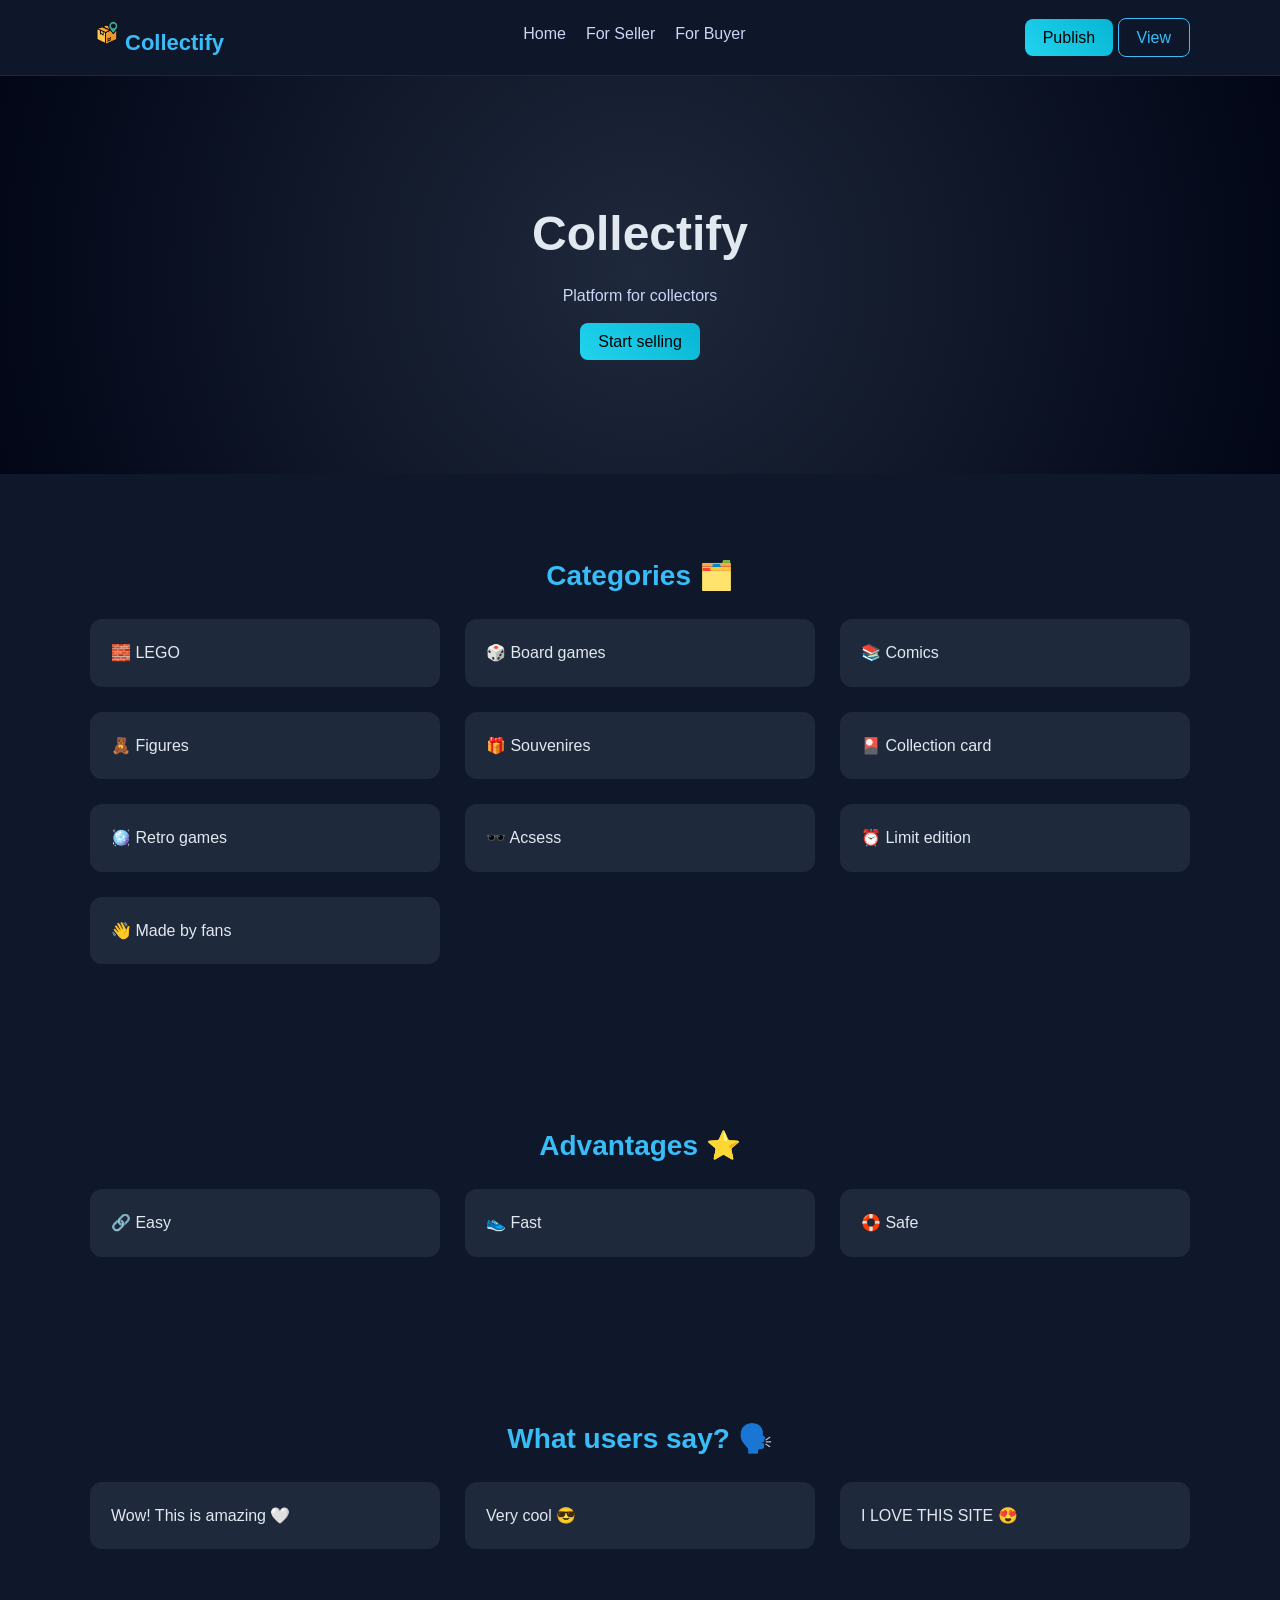
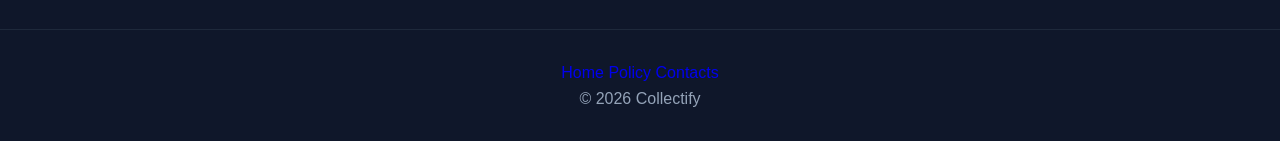
<file: index.html>
<!DOCTYPE html>
<html lang="en">
<head>
    <meta charset="UTF-8">
    <meta name="viewport" content="width=device-width, initial-scale=1.0">
    <title>Collectify - Home</title>
    <link rel="stylesheet" href="style.css">
</head>
<body>
<header class="header">
  <div class="container header__wrapper">
    <div class="logo"><img src="logo.png">Collectify</div>
    <nav>
      <ul class="menu">
        <li><a href="index.html">Home</a></li>
        <li class="dropdown">
          <a href="seller.html">For Seller</a>
          <ul class="submenu">
            <li><a href="seller.html#advantages">Advantages</a></li>
            <li><a href="paid-services.html">Paid Services</a></li>
            <li><a href="seller.html#faq">FAQ</a></li>
          </ul>
        </li>
        <li class="dropdown">
          <a href="buyer.html">For Buyer</a>
          <ul class="submenu">
            <li><a href="buyer.html#advantages">Advantages</a></li>
            <li><a href="buyer.html#faq">FAQ</a></li>
          </ul>
        </li>
      </ul>
    </nav>
    <div>
      <a class="btn" data-type="publish">Publish</a>
      <a class="btn btn--alt" data-type="view">View</a>
    </div>
  </div>
</header>
<main>
<section class="hero">
    <h1>Collectify</h1>
    <p>Platform for collectors</p>
    <a class="btn" data-type="publish">Start selling</a>
</section>
<section class="section container">
    <h2>Categories 🗂️</h2>
    <div class="grid">
        <div class="card">🧱 LEGO</div>
        <div class="card">🎲 Board games</div>
        <div class="card">📚 Comics</div>
        <div class="card">🧸 Figures</div>
        <div class="card">🎁 Souvenires</div>
        <div class="card">🎴 Collection card</div>
        <div class="card">🪩 Retro games</div>
        <div class="card">🕶️ Acsess</div>
        <div class="card">⏰ Limit edition</div>
        <div class="card">👋 Made by fans</div>
    </div>
</section>
<section class="section container">
    <h2>Advantages ⭐</h2>
    <div class="grid">
        <div class="card">🔗 Easy</div>
        <div class="card">👟 Fast</div>
        <div class="card">🛟 Safe</div>
    </div>
</section>
<section class="section container">
    <h2>What users say? 🗣️</h2>
    <div class="grid">
        <div class="card">Wow! This is amazing 🤍</div>
        <div class="card">Very cool 😎</div>
        <div class="card">I LOVE THIS SITE 😍</div>
    </div>
</section>
</main>
<footer>
<a href="index.html">Home</a>
<a href="policy.html">Policy</a>
<a href="contacts.html">Contacts</a>
<p>© 2026 Collectify</p>
</footer>
<script src="script.js"></script>   
</body>
</html>
</file>
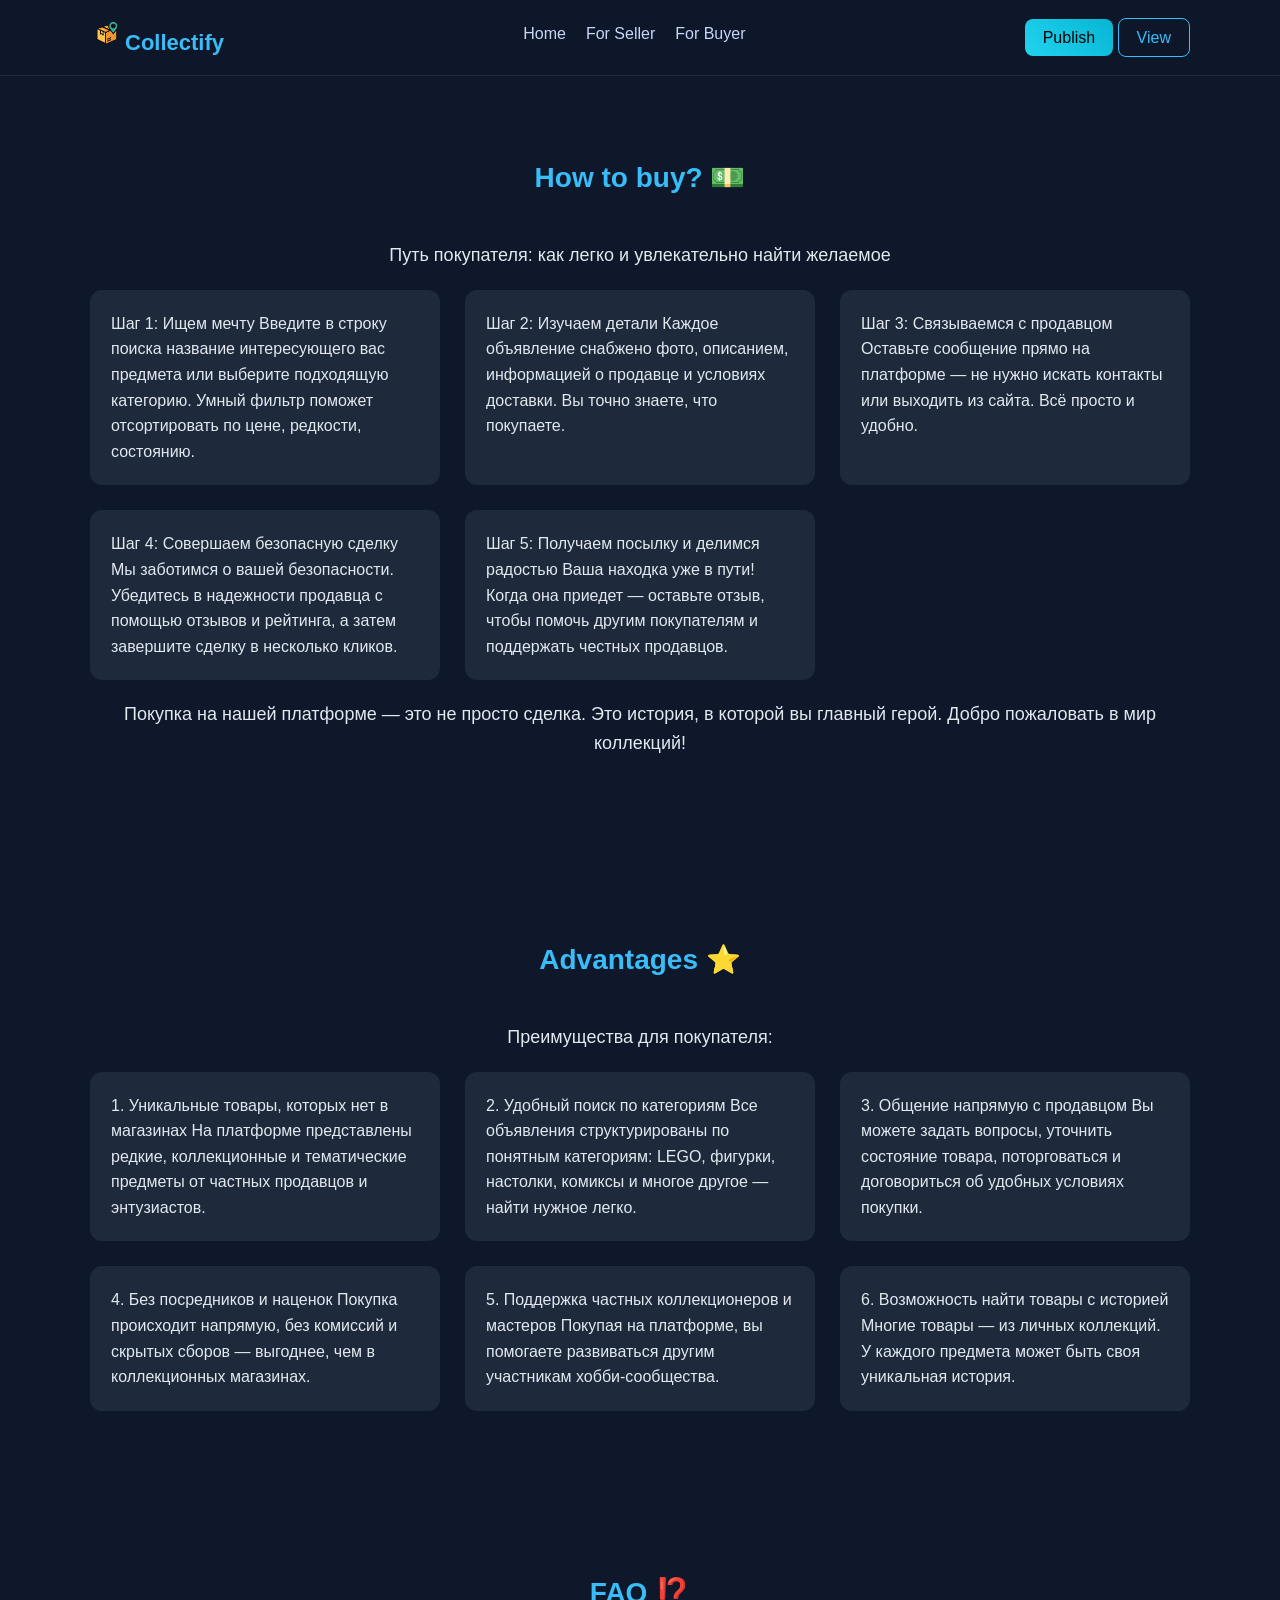
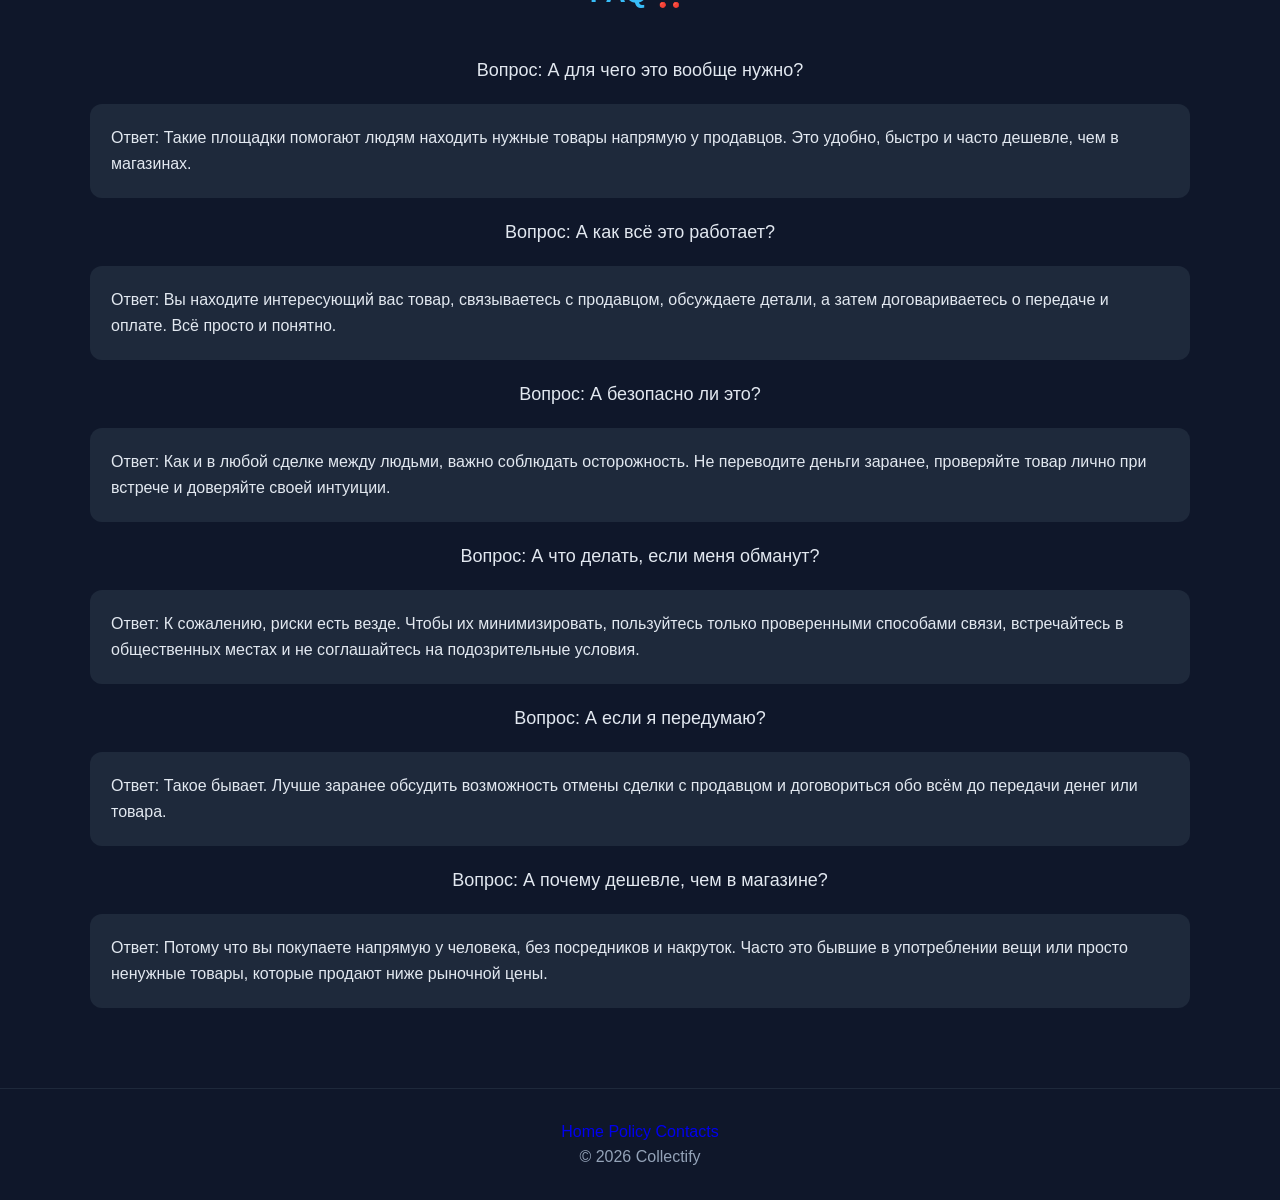
<file: buyer.html>
<!DOCTYPE html>
<html lang="en">
<head>
    <meta charset="UTF-8">
    <meta name="viewport" content="width=device-width, initial-scale=1.0">
    <title>Collectify - For Seller</title>
    <link rel="stylesheet" href="style.css">
</head>
<body>
<header class="header">
  <div class="container header__wrapper">
    <div class="logo"><img src="logo.png">Collectify</div>
    <nav>
      <ul class="menu">
        <li><a href="index.html">Home</a></li>
        <li class="dropdown">
          <a href="seller.html">For Seller</a>
          <ul class="submenu">
            <li><a href="seller.html#advantages">Advantages</a></li>
            <li><a href="paid-services.html">Paid Services</a></li>
            <li><a href="seller.html#faq">FAQ</a></li>
          </ul>
        </li>
        <li class="dropdown">
          <a href="buyer.html">For Buyer</a>
          <ul class="submenu">
            <li><a href="buyer.html#advantages">Advantages</a></li>
            <li><a href="buyer.html#faq">FAQ</a></li>
          </ul>
        </li>
      </ul>
    </nav>
    <div>
      <a class="btn" data-type="publish">Publish</a>
      <a class="btn btn--alt" data-type="view">View</a>
    </div>
  </div>
</header>
<main>
<section class="section container">
    <h2>How to buy? 💵</h2>
    <div class="grit">Путь покупателя: как легко и увлекательно найти желаемое</div>
<div class="grid">
    <div class="card">Шаг 1: Ищем мечту
Введите в строку поиска название интересующего вас предмета или выберите подходящую категорию. Умный фильтр поможет отсортировать по цене, редкости, состоянию.</div>

    <div class="card">Шаг 2: Изучаем детали
Каждое объявление снабжено фото, описанием, информацией о продавце и условиях доставки. Вы точно знаете, что покупаете.</div>

    <div class="card">Шаг 3: Связываемся с продавцом
Оставьте сообщение прямо на платформе — не нужно искать контакты или выходить из сайта. Всё просто и удобно.</div>

    <div class="card">Шаг 4: Совершаем безопасную сделку
Мы заботимся о вашей безопасности. Убедитесь в надежности продавца с помощью отзывов и рейтинга, а затем завершите сделку в несколько кликов.</div>

    <div class="card">Шаг 5: Получаем посылку и делимся радостью
Ваша находка уже в пути! Когда она приедет — оставьте отзыв, чтобы помочь другим покупателям и поддержать честных продавцов.</div></div>
<div class="grit">Покупка на нашей платформе — это не просто сделка. Это история, в которой вы главный герой. Добро пожаловать в мир коллекций!</div>
</section>
<section class="section container">
    <h2>Advantages ⭐</h2>
    <div class="grit">Преимущества для покупателя:</div>
    <div class="grid">
    <div class="card">1. Уникальные товары, которых нет в магазинах  
На платформе представлены редкие, коллекционные и тематические предметы от частных продавцов и энтузиастов.</div>

    <div class="card">2. Удобный поиск по категориям  
Все объявления структурированы по понятным категориям: LEGO, фигурки, настолки, комиксы и многое другое — найти нужное легко.</div>

    <div class="card">3. Общение напрямую с продавцом  
Вы можете задать вопросы, уточнить состояние товара, поторговаться и договориться об удобных условиях покупки.</div>

    <div class="card">4. Без посредников и наценок  
Покупка происходит напрямую, без комиссий и скрытых сборов — выгоднее, чем в коллекционных магазинах.</div>

    <div class="card">5. Поддержка частных коллекционеров и мастеров  
Покупая на платформе, вы помогаете развиваться другим участникам хобби-сообщества.</div>

    <div class="card">6. Возможность найти товары с историей  
Многие товары — из личных коллекций. У каждого предмета может быть своя уникальная история.</div></div>
</section>
<section class="section container">
    <h2>FAQ ⁉️</h2>
    <div class="grit">Вопрос: А для чего это вообще нужно?</p></div>
    <div class="card"><p>Ответ: Такие площадки помогают людям находить нужные товары напрямую у продавцов. Это удобно, быстро и часто дешевле, чем в магазинах.</p></div>

    <div class="grit"><p>Вопрос: А как всё это работает?</p></div>
    <div class="card"><p>Ответ: Вы находите интересующий вас товар, связываетесь с продавцом, обсуждаете детали, а затем договариваетесь о передаче и оплате. Всё просто и понятно.</p></div>

    <div class="grit"><p>Вопрос: А безопасно ли это?</p></div>
    <div class="card"><p>Ответ: Как и в любой сделке между людьми, важно соблюдать осторожность. Не переводите деньги заранее, проверяйте товар лично при встрече и доверяйте своей интуиции.</p></div>

    <div class="grit"><p>Вопрос: А что делать, если меня обманут?</p></div>
    <div class="card"><p>Ответ: К сожалению, риски есть везде. Чтобы их минимизировать, пользуйтесь только проверенными способами связи, встречайтесь в общественных местах и не соглашайтесь на подозрительные условия.</p></div>

    <div class="grit"><p>Вопрос: А если я передумаю?</p></div>
    <div class="card"><p>Ответ: Такое бывает. Лучше заранее обсудить возможность отмены сделки с продавцом и договориться обо всём до передачи денег или товара.</p></div>

    <div class="grit"><p>Вопрос: А почему дешевле, чем в магазине?</p></div>
    <div class="card"><p>Ответ: Потому что вы покупаете напрямую у человека, без посредников и накруток. Часто это бывшие в употреблении вещи или просто ненужные товары, которые продают ниже рыночной цены.</p></div></div>
</section>
</main>
<footer>
    <a href="index.html">Home</a>
    <a href="policy.html">Policy</a>
    <a href="contacts.html">Contacts</a>
    <p>© 2026 Collectify</p>
</footer>
<script src="script.js"></script>
</body>
</html>
</file>
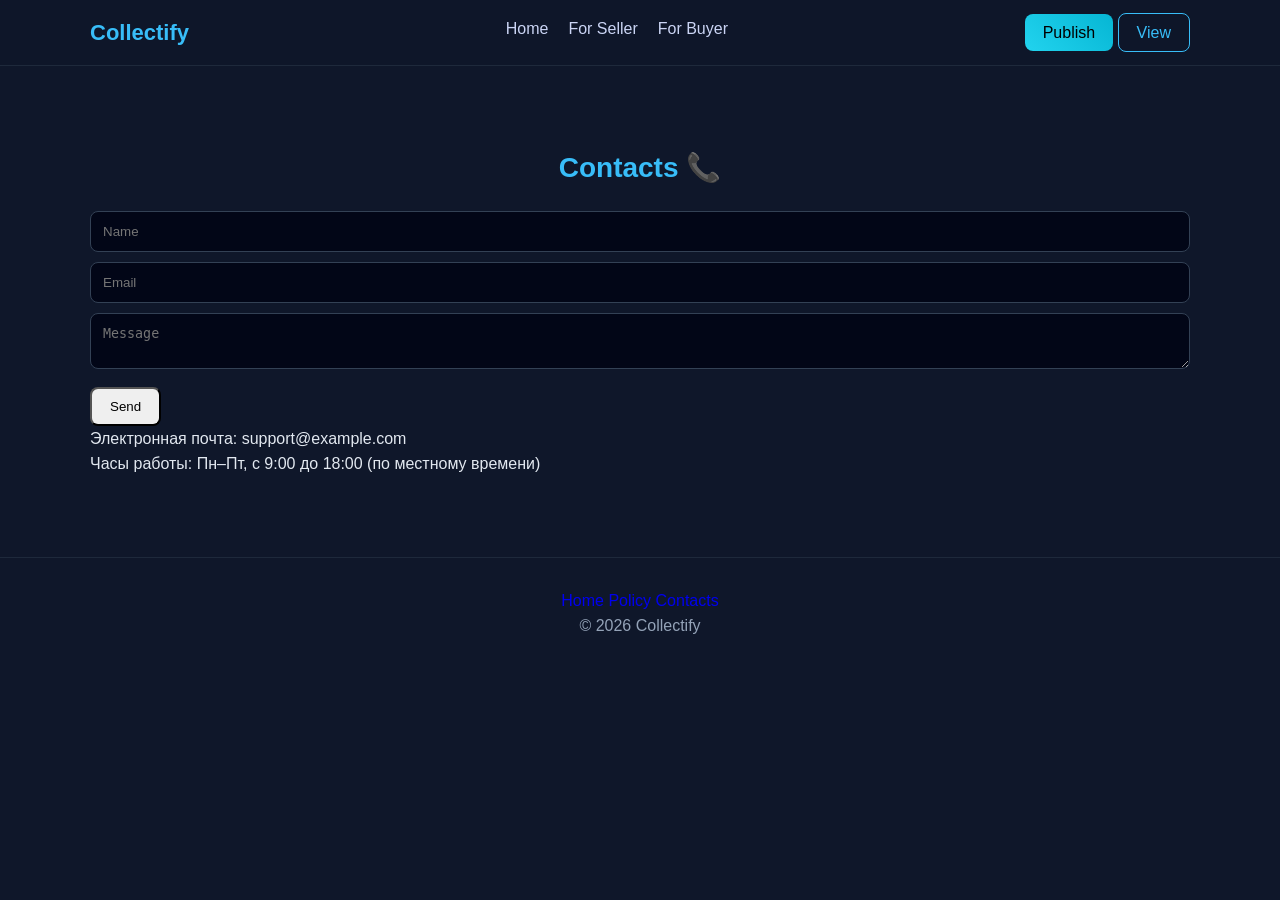
<file: contacts.html>
<!DOCTYPE html>
<html>
<head>
<meta charset="UTF-8">
<title>Contacts</title>
<link rel="stylesheet" href="style.css">
</head>
<body>

<header class="header">
  <div class="container header__wrapper">
    <div class="logo">Collectify</div>

    <nav>
      <ul class="menu">
        <li><a href="index.html">Home</a></li>

        <li class="dropdown">
          <a href="seller.html">For Seller</a>
          <ul class="submenu">
            <li><a href="seller.html#advantages">Advantages</a></li>
            <li><a href="paid-services.html">Paid Services</a></li>
            <li><a href="seller.html#faq">FAQ</a></li>
          </ul>
        </li>

        <li class="dropdown">
          <a href="buyer.html">For Buyer</a>
          <ul class="submenu">
            <li><a href="buyer.html#advantages">Advantages</a></li>
            <li><a href="buyer.html#faq">FAQ</a></li>
          </ul>
        </li>
      </ul>
    </nav>

    <div>
      <a class="btn" data-type="publish">Publish</a>
      <a class="btn btn--alt" data-type="view">View</a>
    </div>
  </div>
</header>

<section class="section container">

<h2>Contacts 📞</h2>

<form>
<input type="text" name="name" placeholder="Name" required>
<input type="email" name="email" placeholder="Email" required>
<textarea name="message" placeholder="Message"></textarea>
<button class="btn">Send</button>
</form>

<p>Электронная почта: support@example.com</p>
<p>Часы работы: Пн–Пт, с 9:00 до 18:00 (по местному времени)</p>



</section>

<footer>
    <a href="index.html">Home</a>
    <a href="policy.html">Policy</a>
    <a href="contacts.html">Contacts</a>
    <p>© 2026 Collectify</p>
</footer>
<script src="script.js"></script>
</body>
</html>
</file>
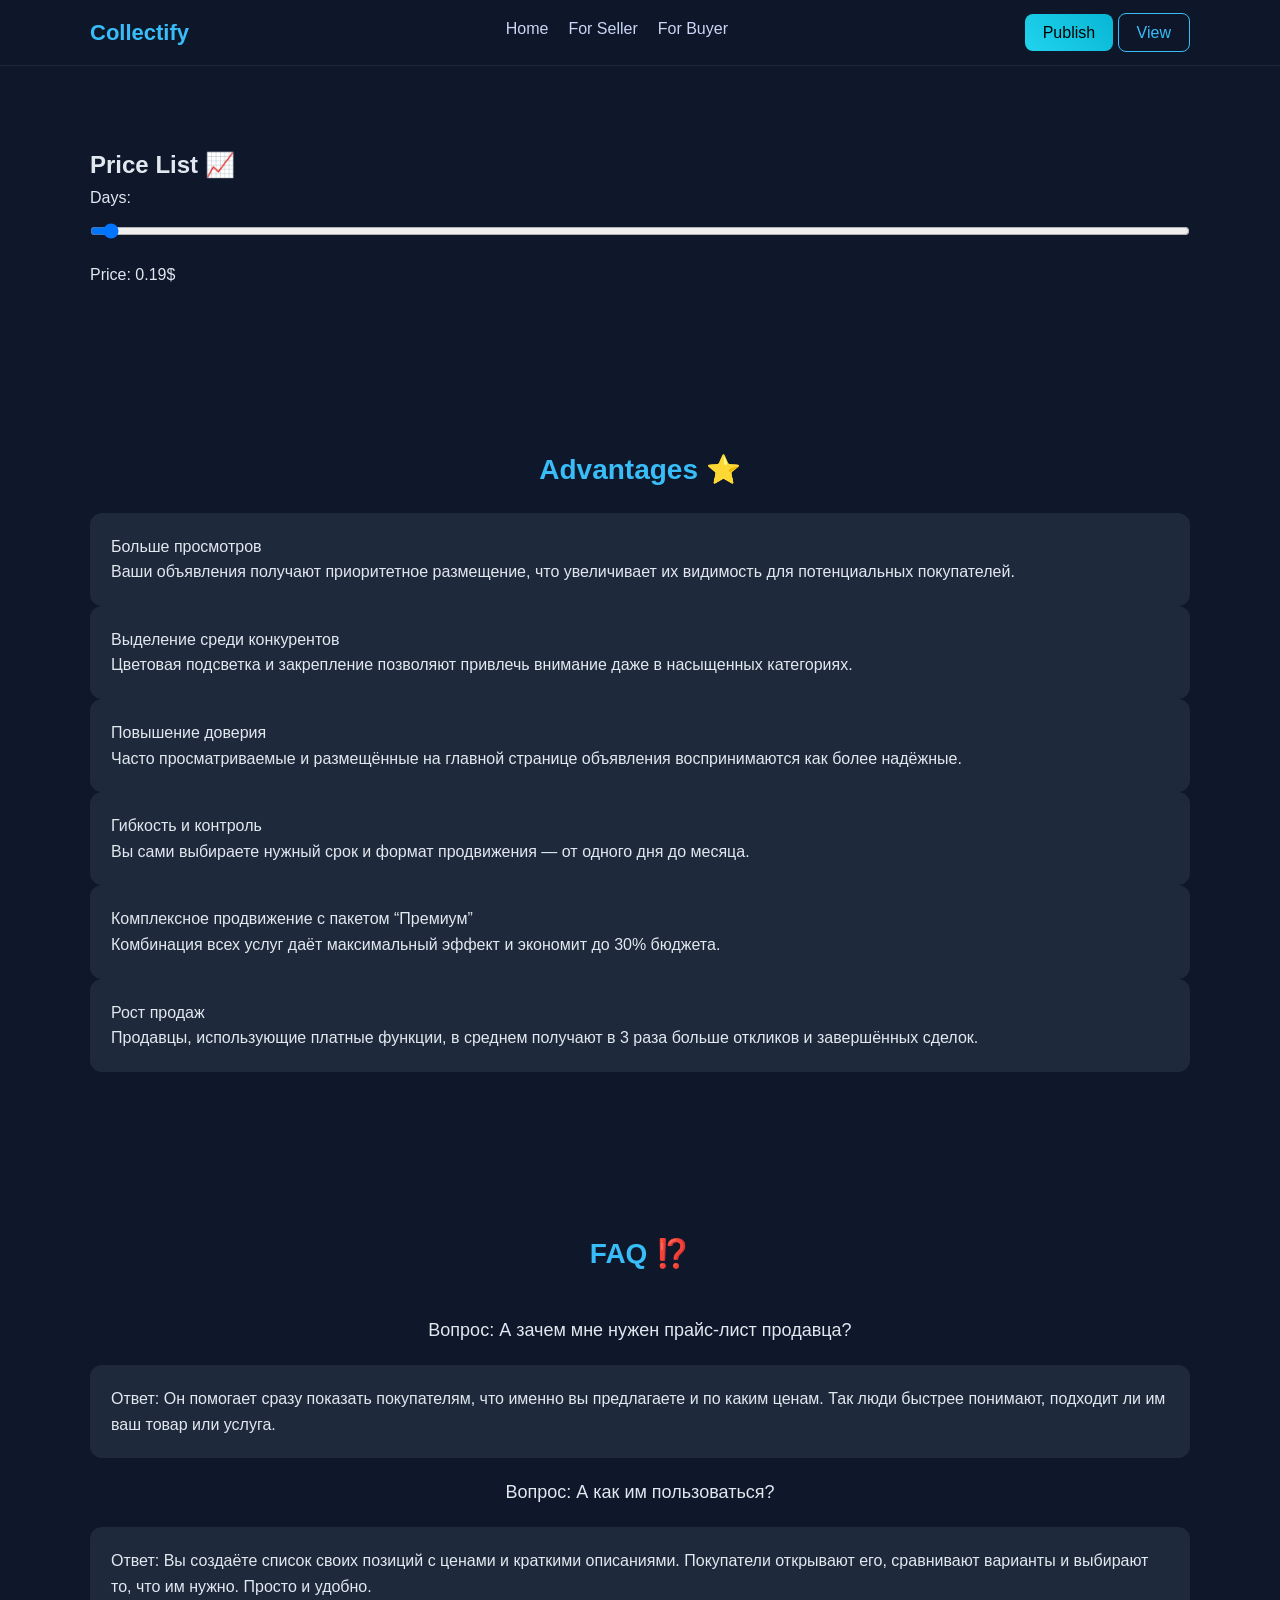
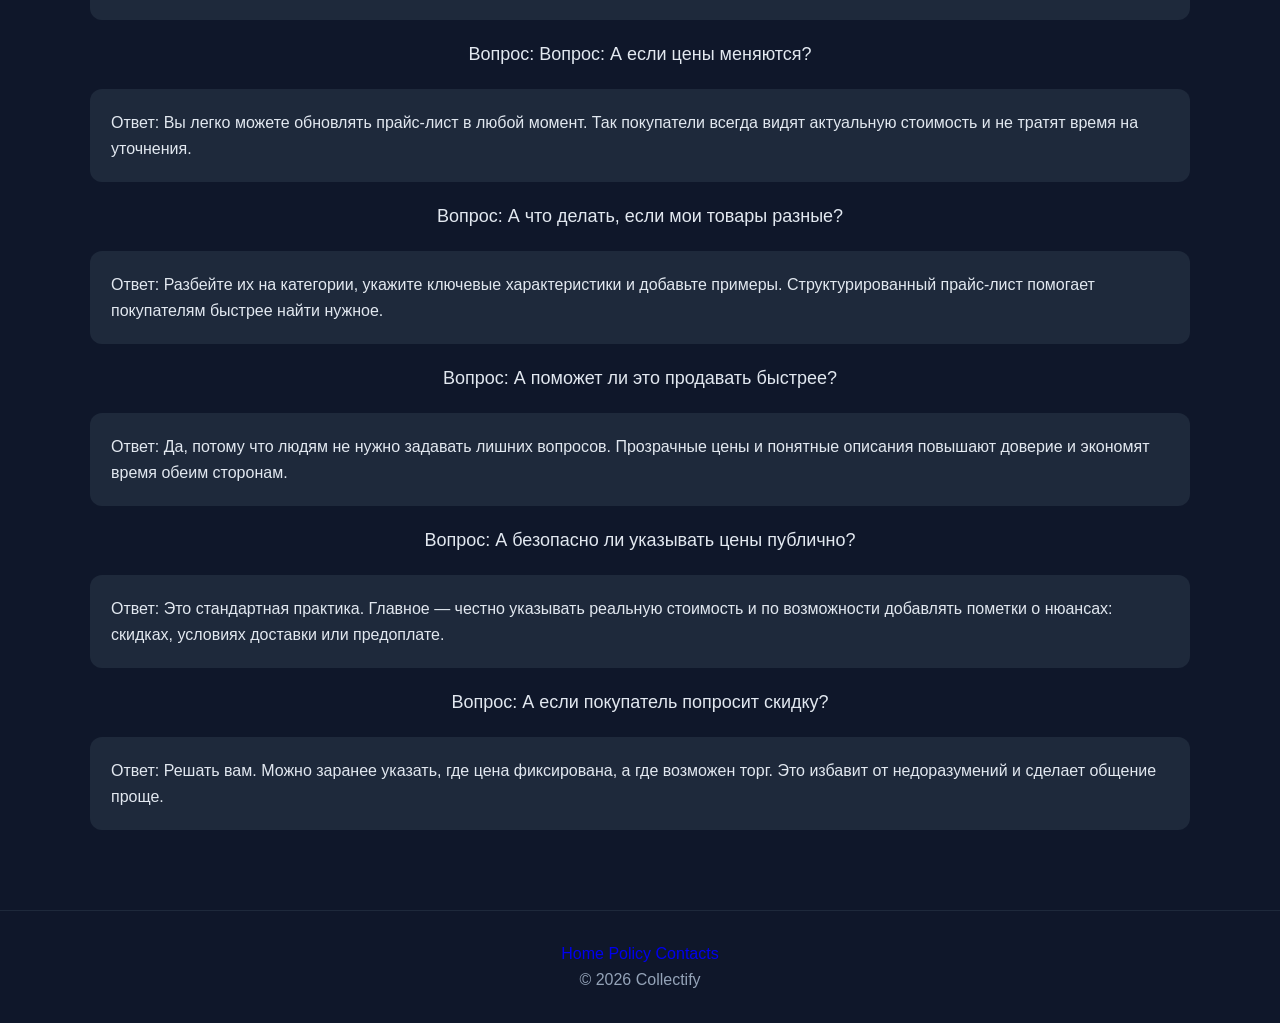
<file: paid-services.html>
<!DOCTYPE html>
<html>
<head>
<meta charset="UTF-8">
<title>Paid Services</title>
<link rel="stylesheet" href="style.css">
</head>
<body>

<header class="header">
  <div class="container header__wrapper">
    <div class="logo">Collectify</div>

    <nav>
      <ul class="menu">
        <li><a href="index.html">Home</a></li>

        <li class="dropdown">
          <a href="seller.html">For Seller</a>
          <ul class="submenu">
            <li><a href="seller.html#advantages">Advantages</a></li>
            <li><a href="paid-services.html">Paid Services</a></li>
            <li><a href="seller.html#faq">FAQ</a></li>
          </ul>
        </li>

        <li class="dropdown">
          <a href="buyer.html">For Buyer</a>
          <ul class="submenu">
            <li><a href="buyer.html#advantages">Advantages</a></li>
            <li><a href="buyer.html#faq">FAQ</a></li>
          </ul>
        </li>
      </ul>
    </nav>

    <div>
      <a class="btn" data-type="publish">Publish</a>
      <a class="btn btn--alt" data-type="view">View</a>
    </div>
  </div>
</header>

<section class="section container">
<h1>Price List 📈</h1>

<label>Days:
<input type="range" min="1" max="30" value="1" id="days">
</label>

<p>Price: <span id="price">0.19</span>$</p>

</section>

<section class="section container">
    <h2>Advantages ⭐</h2>
    <div class="card"><p>Больше просмотров</p>
<p>Ваши объявления получают приоритетное размещение, что увеличивает их видимость для потенциальных покупателей.</p></div>

    <div class="card"><p>Выделение среди конкурентов</p>
<p>Цветовая подсветка и закрепление позволяют привлечь внимание даже в насыщенных категориях.</p></div>

    <div class="card"><p>Повышение доверия</p>
<p>Часто просматриваемые и размещённые на главной странице объявления воспринимаются как более надёжные.</p></div>

    <div class="card"><p>Гибкость и контроль</p>
<p>Вы сами выбираете нужный срок и формат продвижения — от одного дня до месяца.</p></div>

    <div class="card"><p>Комплексное продвижение с пакетом “Премиум”</p>
    <p>Комбинация всех услуг даёт максимальный эффект и экономит до 30% бюджета.</p></div>

    <div class="card"><p>Рост продаж</p>
    <p>Продавцы, использующие платные функции, в среднем получают в 3 раза больше откликов и завершённых сделок.</p></div></div>
</section>

<section class="section container">
    <h2>FAQ ⁉️</h2>
    <div class="grit"><p>Вопрос: А зачем мне нужен прайс-лист продавца?</p></div>
    <div class="card"><p>Ответ: Он помогает сразу показать покупателям, что именно вы предлагаете и по каким ценам. Так люди быстрее понимают, подходит ли им ваш товар или услуга.</p></div>

    <div class="grit"><p>Вопрос: А как им пользоваться?</p></div>
    <div class="card"><p>Ответ: Вы создаёте список своих позиций с ценами и краткими описаниями. Покупатели открывают его, сравнивают варианты и выбирают то, что им нужно. Просто и удобно.</p></div>

    <div class="grit"><p>Вопрос: Вопрос: А если цены меняются?</p></div>
    <div class="card"><p>Ответ: Вы легко можете обновлять прайс-лист в любой момент. Так покупатели всегда видят актуальную стоимость и не тратят время на уточнения.</p></div>

    <div class="grit"><p>Вопрос: А что делать, если мои товары разные?</p></div>
    <div class="card"><p>Ответ: Разбейте их на категории, укажите ключевые характеристики и добавьте примеры. Структурированный прайс-лист помогает покупателям быстрее найти нужное.</p></div>

    <div class="grit"><p>Вопрос: А поможет ли это продавать быстрее?</p></div>
    <div class="card"><p>Ответ: Да, потому что людям не нужно задавать лишних вопросов. Прозрачные цены и понятные описания повышают доверие и экономят время обеим сторонам.</p></div>

    <div class="grit"><p>Вопрос: А безопасно ли указывать цены публично?</p></div>
    <div class="card"><p>Ответ: Это стандартная практика. Главное — честно указывать реальную стоимость и по возможности добавлять пометки о нюансах: скидках, условиях доставки или предоплате.</p></div></div>

    <div class="grit"><p>Вопрос: А если покупатель попросит скидку?</p></div>
    <div class="card"><p>Ответ: Решать вам. Можно заранее указать, где цена фиксирована, а где возможен торг. Это избавит от недоразумений и сделает общение проще.</p></div></div>
</section>
</section>

<script>
const days = document.getElementById("days");
const price = document.getElementById("price");

days.addEventListener("input", () => {
  const val = parseInt(days.value);
  let currentPrice = 0;
  if(val >= 30){
    currentPrice = 1.99;
  }
  else if(val >= 10){
    currentPrice = 0.89;
  }
  else if(val >= 2){
    currentPrice = 0.29;
  }
  else if(val >= 1){
    currentPrice = 0.19;
  }

  price.textContent = currentPrice;
});
</script>

<footer>
    <a href="index.html">Home</a>
    <a href="policy.html">Policy</a>
    <a href="contacts.html">Contacts</a>
    <p>© 2026 Collectify</p>
</footer>
<script src="script.js"></script>
</body>
</html>
</file>
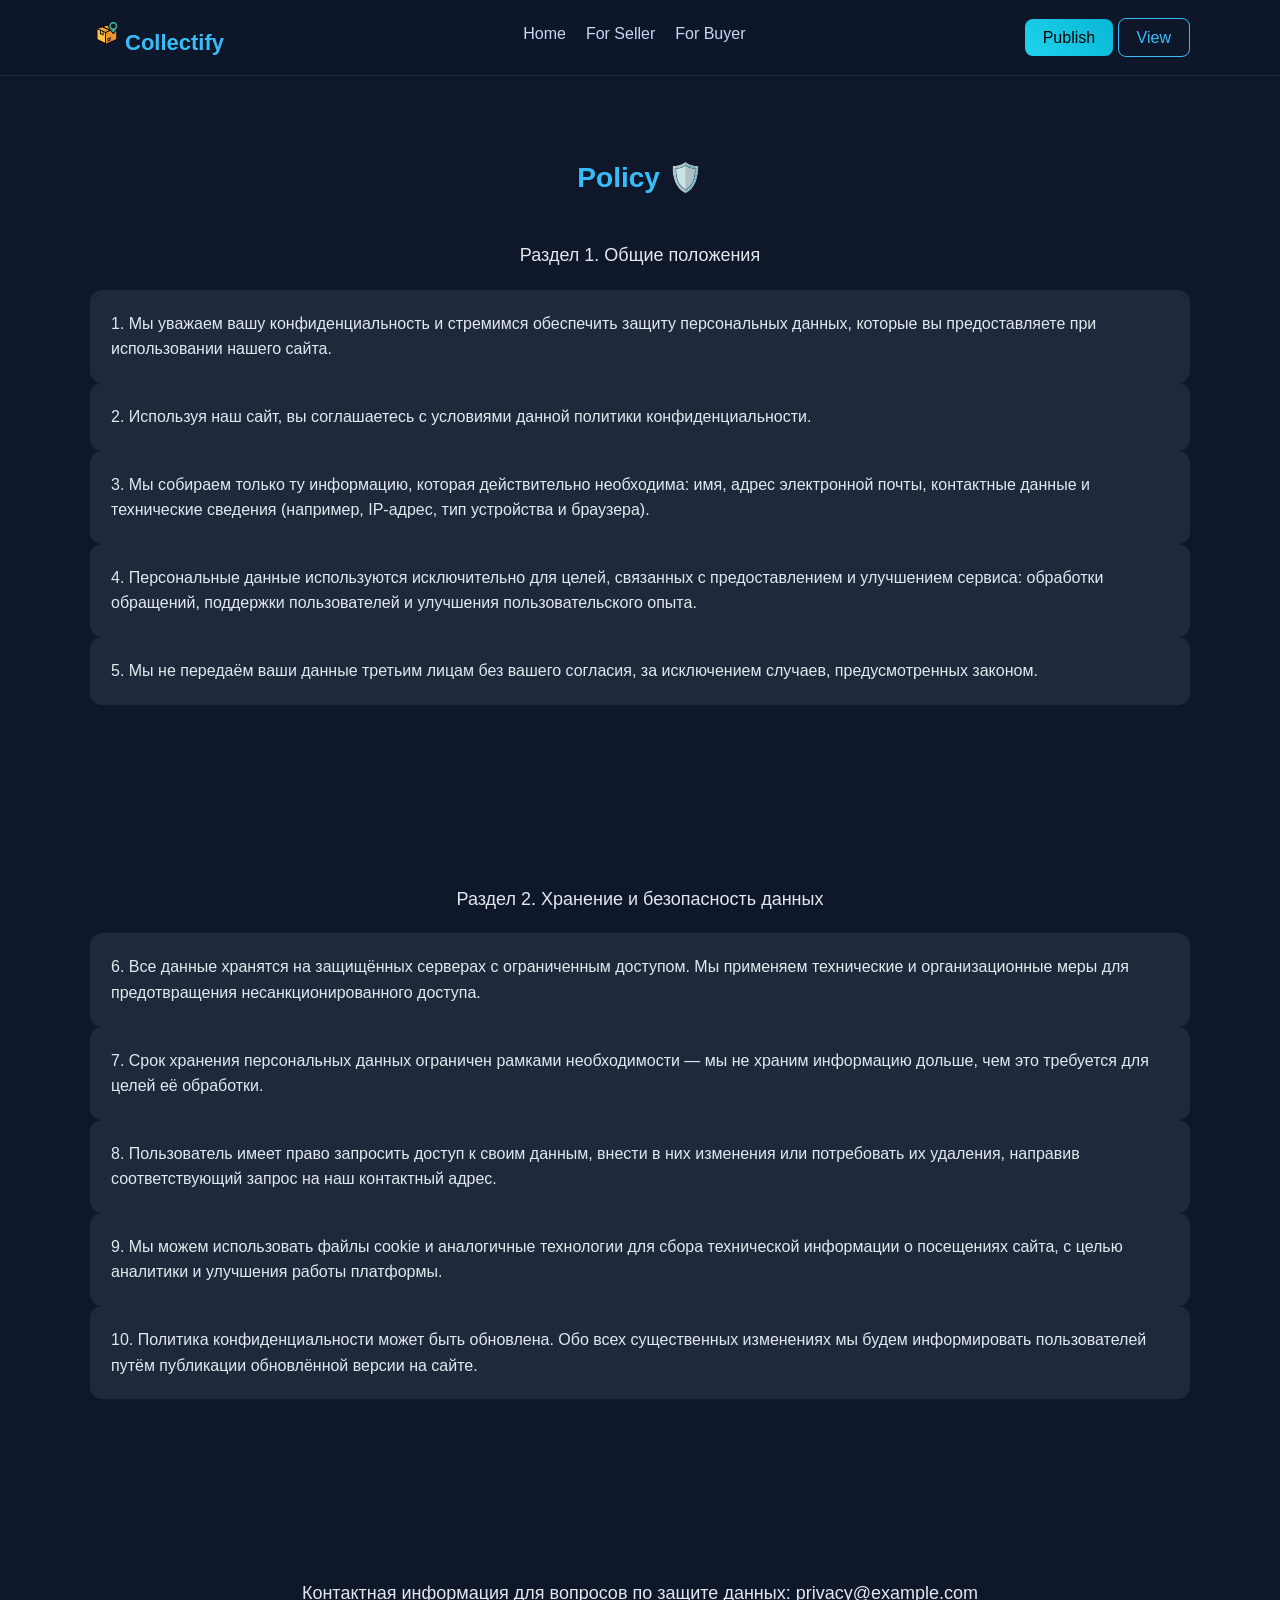
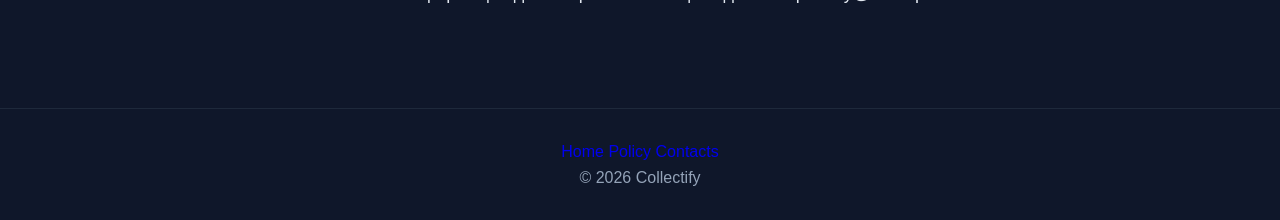
<file: policy.html>
<!DOCTYPE html>
<html lang="en">
<head>
    <meta charset="UTF-8">
    <meta name="viewport" content="width=device-width, initial-scale=1.0">
    <title>Collectify - Policy</title>
    <link rel="stylesheet" href="style.css">
</head>
<body>
<header class="header">
  <div class="container header__wrapper">
    <div class="logo"><img src="logo.png">Collectify</div>

    <nav>
      <ul class="menu">
        <li><a href="index.html">Home</a></li>

        <li class="dropdown">
          <a href="seller.html">For Seller</a>
          <ul class="submenu">
            <li><a href="seller.html#advantages">Advantages</a></li>
            <li><a href="paid-services.html">Paid Services</a></li>
            <li><a href="seller.html#faq">FAQ</a></li>
          </ul>
        </li>

        <li class="dropdown">
          <a href="buyer.html">For Buyer</a>
          <ul class="submenu">
            <li><a href="buyer.html#advantages">Advantages</a></li>
            <li><a href="buyer.html#faq">FAQ</a></li>
          </ul>
        </li>
      </ul>
    </nav>

    <div>
      <a class="btn" data-type="publish">Publish</a>
      <a class="btn btn--alt" data-type="view">View</a>
    </div>
  </div>
</header> 
<main>
<section class="section container">
    <h2>Policy 🛡️</h2>
<div class="grit"><p>Раздел 1. Общие положения</p></div>
<div class="card">1. Мы уважаем вашу конфиденциальность и стремимся обеспечить защиту персональных данных, которые вы предоставляете при использовании нашего сайта.</div>
<div class="card">2. Используя наш сайт, вы соглашаетесь с условиями данной политики конфиденциальности.</div>     
<div class="card">3. Мы собираем только ту информацию, которая действительно необходима: имя, адрес электронной почты, контактные данные и технические сведения (например, IP-адрес, тип устройства и браузера).</div> 
<div class="card">4. Персональные данные используются исключительно для целей, связанных с предоставлением и улучшением сервиса: обработки обращений, поддержки пользователей и улучшения пользовательского опыта.</div> 
<div class="card">5. Мы не передаём ваши данные третьим лицам без вашего согласия, за исключением случаев, предусмотренных законом.</div> 
</section>
<section class="section container">
<div class="grit"><p>Раздел 2. Хранение и безопасность данных</p></div>
<div class="card">6. Все данные хранятся на защищённых серверах с ограниченным доступом. Мы применяем технические и организационные меры для предотвращения несанкционированного доступа.</div>
<div class="card">7. Срок хранения персональных данных ограничен рамками необходимости — мы не храним информацию дольше, чем это требуется для целей её обработки.</div>     
<div class="card">8. Пользователь имеет право запросить доступ к своим данным, внести в них изменения или потребовать их удаления, направив соответствующий запрос на наш контактный адрес.</div> 
<div class="card">9. Мы можем использовать файлы cookie и аналогичные технологии для сбора технической информации о посещениях сайта, с целью аналитики и улучшения работы платформы.</div> 
<div class="card">10. Политика конфиденциальности может быть обновлена. Обо всех существенных изменениях мы будем информировать пользователей путём публикации обновлённой версии на сайте.
</div> 
</section>
<section class="section container">
<div class="grit"><p>Контактная информация для вопросов по защите данных: privacy@example.com</p></div>
</section>
</main>
<footer>
<a href="index.html">Home</a>
<a href="policy.html">Policy</a>
<a href="contacts.html">Contacts</a>
<p>© 2026 Collectify</p>
</footer>
<script src="script.js"></script>   
</body>
</html>
</file>
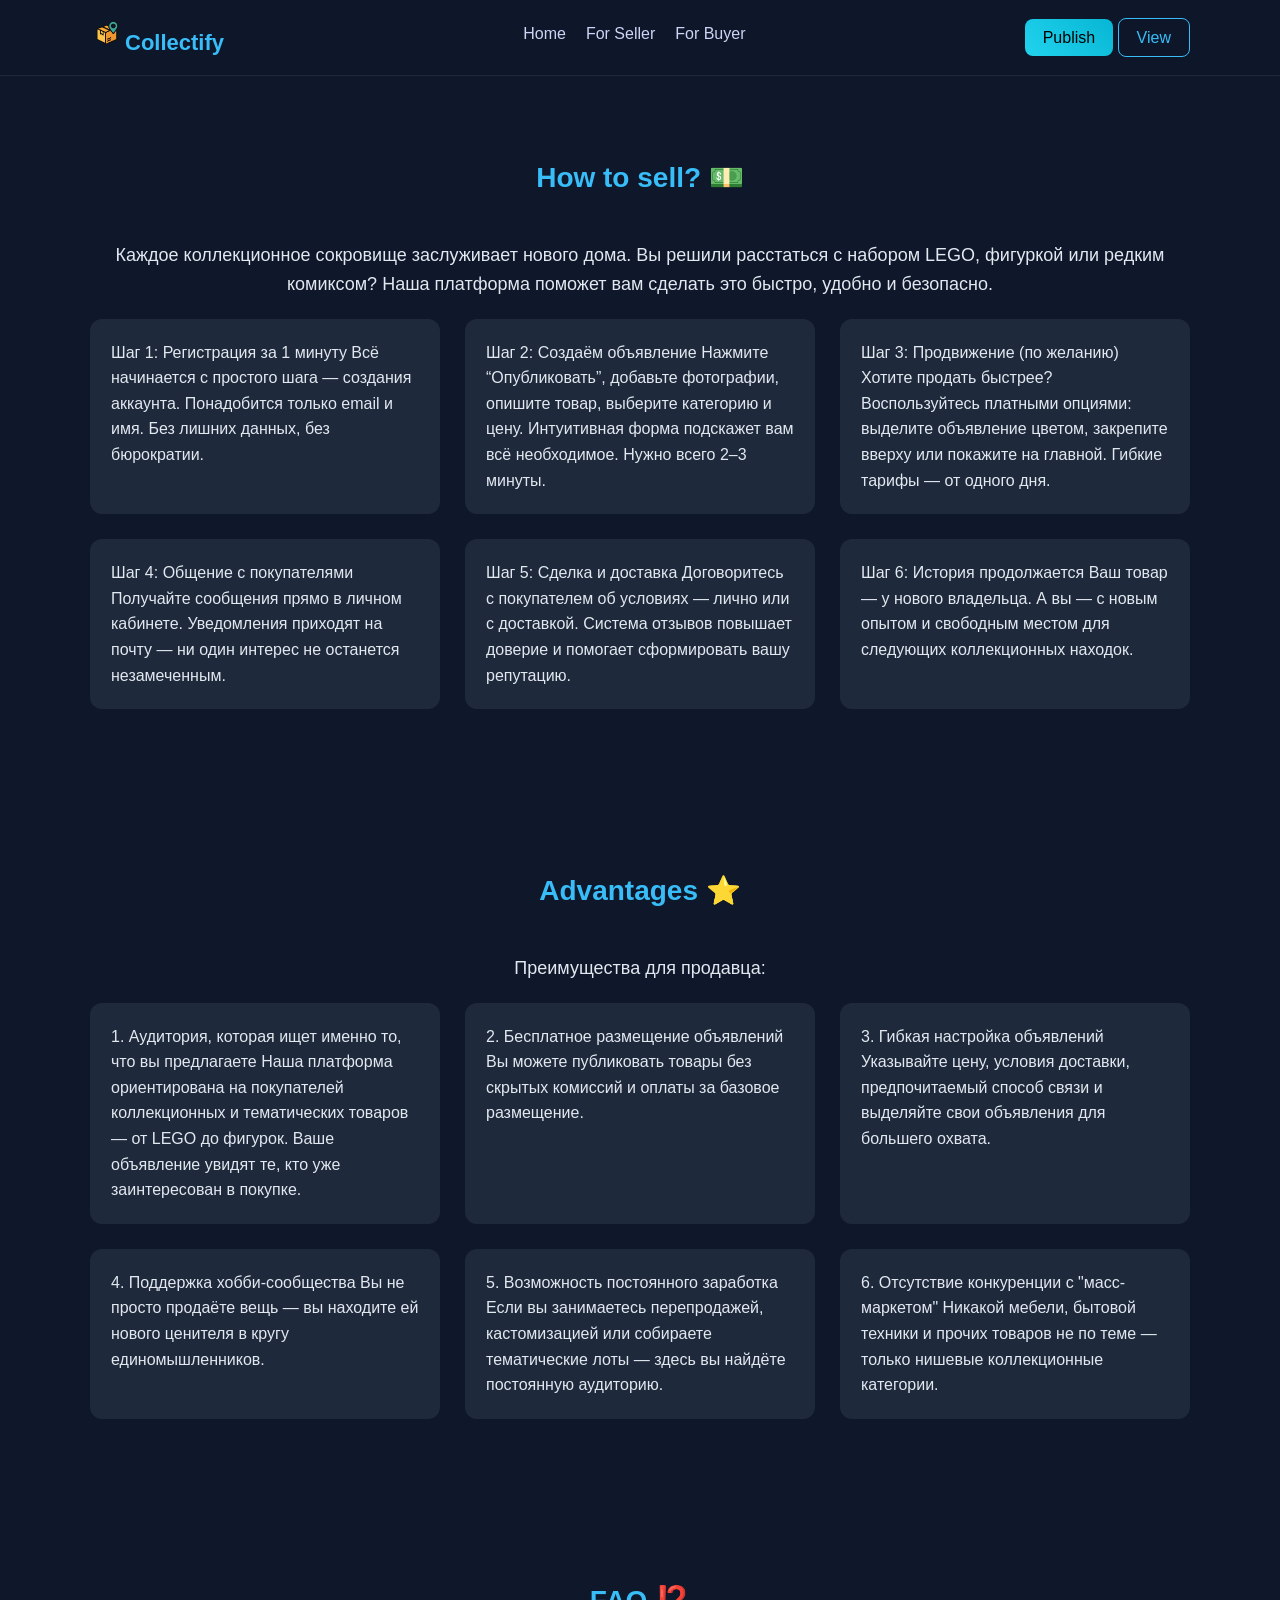
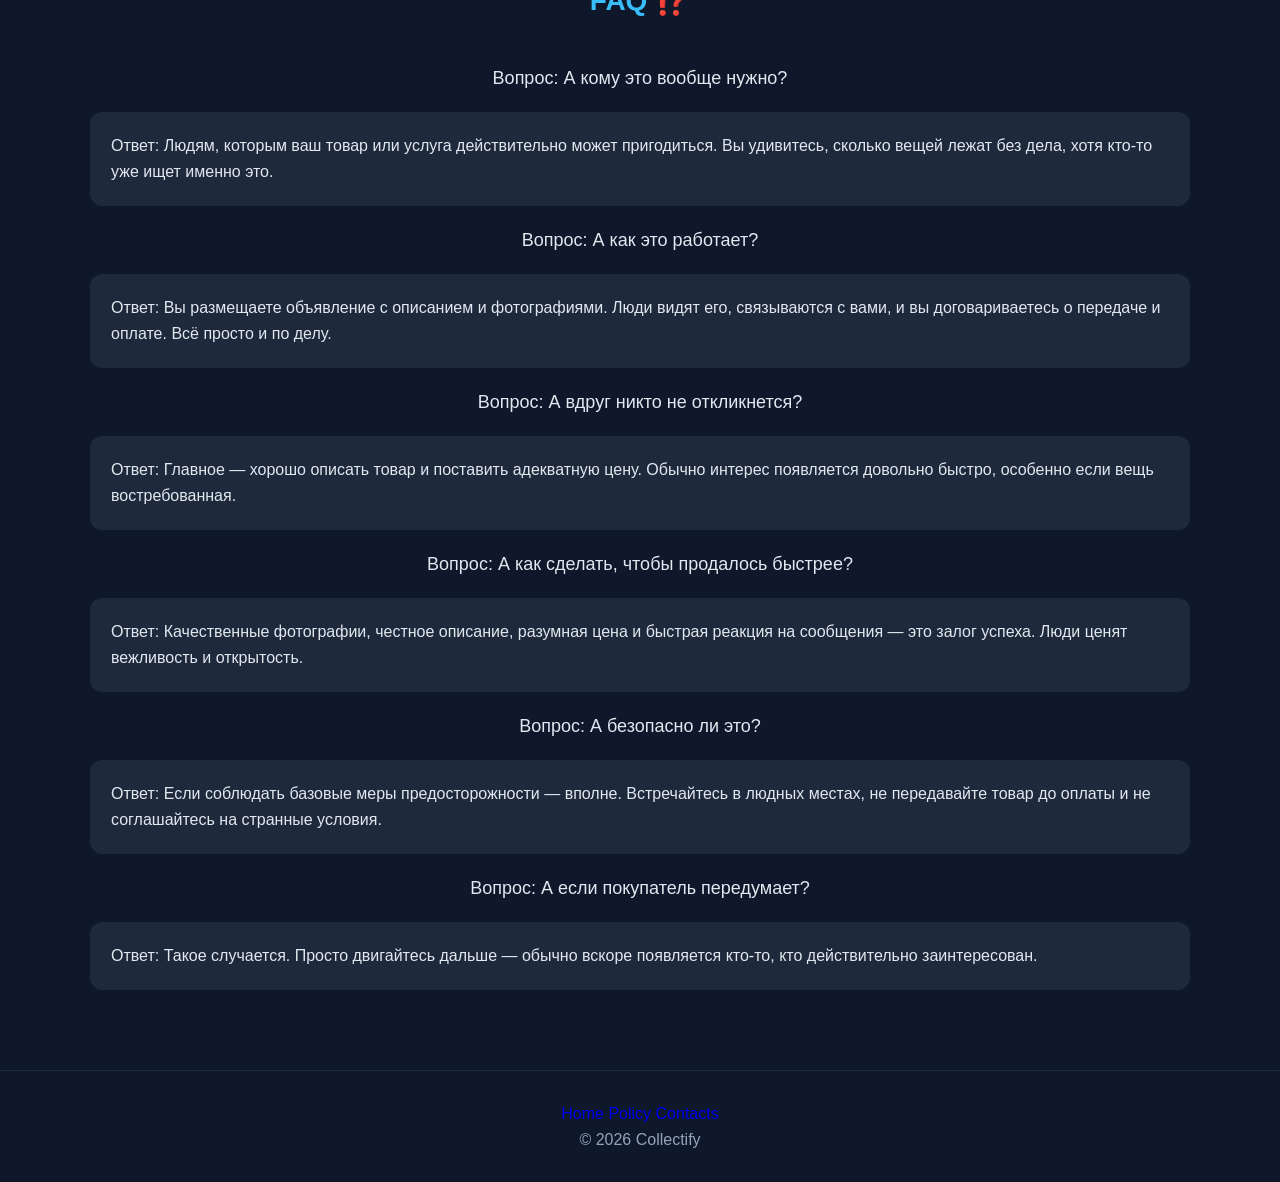
<file: seller.html>
<!DOCTYPE html>
<html lang="en">
<head>
    <meta charset="UTF-8">
    <meta name="viewport" content="width=device-width, initial-scale=1.0">
    <title>Collectify - For Seller</title>
    <link rel="stylesheet" href="style.css">
</head>
<body>
<header class="header">
  <div class="container header__wrapper">
    <div class="logo"><img src="logo.png">Collectify</div>
    <nav>
      <ul class="menu">
        <li><a href="index.html">Home</a></li>
        <li class="dropdown">
          <a href="seller.html">For Seller</a>
          <ul class="submenu">
            <li><a href="seller.html#advantages">Advantages</a></li>
            <li><a href="paid-services.html">Paid Services</a></li>
            <li><a href="seller.html#faq">FAQ</a></li>
          </ul>
        </li>
        <li class="dropdown">
          <a href="buyer.html">For Buyer</a>
          <ul class="submenu">
            <li><a href="buyer.html#advantages">Advantages</a></li>
            <li><a href="buyer.html#faq">FAQ</a></li>
          </ul>
        </li>
      </ul>
    </nav>
    <div>
      <a class="btn" data-type="publish">Publish</a>
      <a class="btn btn--alt" data-type="view">View</a>
    </div>
  </div>
</header>
<main>
<section class="section container">
    <h2>How to sell? 💵</h2>
    <div class="grit">Каждое коллекционное сокровище заслуживает нового дома.
Вы решили расстаться с набором LEGO, фигуркой или редким комиксом? Наша платформа поможет вам сделать это быстро, удобно и безопасно.</div>
<div class="grid">
    <div class="card">Шаг 1: Регистрация за 1 минуту
Всё начинается с простого шага — создания аккаунта. Понадобится только email и имя. Без лишних данных, без бюрократии.</div>

    <div class="card">Шаг 2: Создаём объявление
Нажмите “Опубликовать”, добавьте фотографии, опишите товар, выберите категорию и цену. Интуитивная форма подскажет вам всё необходимое. Нужно всего 2–3 минуты.</div>

    <div class="card">Шаг 3: Продвижение (по желанию)
Хотите продать быстрее? Воспользуйтесь платными опциями: выделите объявление цветом, закрепите вверху или покажите на главной. Гибкие тарифы — от одного дня.</div>

    <div class="card">Шаг 4: Общение с покупателями
Получайте сообщения прямо в личном кабинете. Уведомления приходят на почту — ни один интерес не останется незамеченным.</div>

    <div class="card">Шаг 5: Сделка и доставка
Договоритесь с покупателем об условиях — лично или с доставкой. Система отзывов повышает доверие и помогает сформировать вашу репутацию.</div>

    <div class="card">Шаг 6: История продолжается
Ваш товар — у нового владельца. А вы — с новым опытом и свободным местом для следующих коллекционных находок.</div></div>

</section>
<section class="section container">
    <h2>Advantages ⭐</h2>
    <div class="grit">Преимущества для продавца:</div>
    <div class="grid">
    <div class="card">1. Аудитория, которая ищет именно то, что вы предлагаете  
Наша платформа ориентирована на покупателей коллекционных и тематических товаров — от LEGO до фигурок. Ваше объявление увидят те, кто уже заинтересован в покупке.</div>

    <div class="card">2. Бесплатное размещение объявлений  
Вы можете публиковать товары без скрытых комиссий и оплаты за базовое размещение.</div>

    <div class="card">3. Гибкая настройка объявлений  
Указывайте цену, условия доставки, предпочитаемый способ связи и выделяйте свои объявления для большего охвата.</div>

    <div class="card">4. Поддержка хобби-сообщества  
Вы не просто продаёте вещь — вы находите ей нового ценителя в кругу единомышленников.</div>

    <div class="card">5. Возможность постоянного заработка  
Если вы занимаетесь перепродажей, кастомизацией или собираете тематические лоты — здесь вы найдёте постоянную аудиторию.</div>

    <div class="card">6. Отсутствие конкуренции с "масс-маркетом"  
Никакой мебели, бытовой техники и прочих товаров не по теме — только нишевые коллекционные категории.</div></div>
</section>
<section class="section container">
    <h2>FAQ ⁉️</h2>
    <div class="grit"><p>Вопрос: А кому это вообще нужно?</p></div>
    <div class="card"><p>Ответ: Людям, которым ваш товар или услуга действительно может пригодиться. Вы удивитесь, сколько вещей лежат без дела, хотя кто-то уже ищет именно это.</p></div>

    <div class="grit"><p>Вопрос: А как это работает?</p></div>
    <div class="card"><p>Ответ: Вы размещаете объявление с описанием и фотографиями. Люди видят его, связываются с вами, и вы договариваетесь о передаче и оплате. Всё просто и по делу.</p></div>

    <div class="grit"><p>Вопрос: А вдруг никто не откликнется?</p></div>
    <div class="card"><p>Ответ: Главное — хорошо описать товар и поставить адекватную цену. Обычно интерес появляется довольно быстро, особенно если вещь востребованная.</p></div>

    <div class="grit"><p>Вопрос: А как сделать, чтобы продалось быстрее?</p></div>
    <div class="card"><p>Ответ: Качественные фотографии, честное описание, разумная цена и быстрая реакция на сообщения — это залог успеха. Люди ценят вежливость и открытость.</p></div>

    <div class="grit"><p>Вопрос: А безопасно ли это?</p></div>
    <div class="card"><p>Ответ: Если соблюдать базовые меры предосторожности — вполне. Встречайтесь в людных местах, не передавайте товар до оплаты и не соглашайтесь на странные условия.</p></div>

    <div class="grit"><p>Вопрос: А если покупатель передумает?</p></div>
    <div class="card"><p>Ответ: Такое случается. Просто двигайтесь дальше — обычно вскоре появляется кто-то, кто действительно заинтересован.</p></div></div>
</section>
</main>
<footer>
    <a href="index.html">Home</a>
    <a href="policy.html">Policy</a>
    <a href="contacts.html">Contacts</a>
    <p>© 2026 Collectify</p>
</footer>
<script src="script.js"></script>
</body>
</html>
</file>
<file: style.css>
* {
  margin: 0;
  padding: 0;
  box-sizing: border-box;
}

body {
  font-family: 'Segoe UI', sans-serif;
  background: #0f172a;
  color: #e2e8f0;
  line-height: 1.6;
}

.container {
  width: 90%;
  max-width: 1100px;
  margin: auto;
}

.header {
  position: sticky;
  top: 0;
  background: rgba(15, 23, 42, 0.9);

  
  backdrop-filter: blur(10px);
  border-bottom: 1px solid #1e293b;
  z-index: 100;
}

.header__wrapper {
  display: flex;
  justify-content: space-between;
  align-items: center;
  padding: 15px 0;
}

.logo img{
  width: 35px;
  height: 35px;
}

.logo {
  font-weight: 700;
  font-size: 22px;
  color: #38bdf8;
}

.menu {
  display: flex;
  list-style: none;
  gap: 20px;
}

.menu a {
  color: #cbd5f5;
  text-decoration: none;
  transition: 0.3s;
  position: relative;
}

.menu a::after {
  content: "";
  position: absolute;
  bottom: -5px;
  left: 0;
  width: 0%;
  height: 2px;
  background: #38bdf8;
  transition: 0.3s;
}

.menu a:hover::after {
  width: 100%;
}

.dropdown {
  position: relative;
}

.submenu {
  display: none;
  position: absolute;
  top: 30px;
  background: #1e293b;
  padding: 10px;
  border-radius: 8px;
}

.dropdown:hover .submenu {
  display: block;
}

.btn {
  padding: 10px 18px;
  border-radius: 8px;
  font-weight: 500;
  transition: 0.3s;
  text-decoration: none;
}

.btn[data-type="publish"] {
  background: linear-gradient(45deg, #22d3ee, #06b6d4);
  color: #000;
}

.btn[data-type="view"] {
  border: 1px solid #38bdf8;
  color: #38bdf8;
}

.btn:hover {
  transform: translateY(-2px) scale(1.05);
  box-shadow: 0 0 15px rgba(56, 189, 248, 0.4);
}

.hero {
  padding: 120px 0;
  text-align: center;
  background: radial-gradient(circle at center, #1e293b, #020617);
}

.hero h1 {
  font-size: 48px;
  margin-bottom: 10px;
}

.hero p{
  color: #cbd5f5;
  margin-bottom: 20px;
}
.section {
  padding: 80px 0;
}

.section h2 {
  margin-bottom: 20px;
  font-size: 28px;
  color: #38bdf8;
  text-align: center;
}

.grit{
  display: grid;
  grid-template-columns: 1fr;
  padding: 20px;
  text-align: center;
  font-size: 18px;
}


.grid {
  display: grid;
  grid-template-columns: repeat(3, 1fr);
  gap: 25px;
}

.card {
  background: #1e293b;
  padding: 20px;
  border-radius: 12px;
  transition: 0.3s;
  border: 1px solid transparent;
}

.card:hover {
  transform: translateY(-5px);
  border-color: #38bdf8;
}

ul {
  padding-left: 20px;
}

li {
  margin-bottom: 8px;
}

footer {
  border-top: 1px solid #1e293b;
  padding: 30px;
  text-align: center;
  color: #94a3b8;
}

footer a{
    text-decoration: none;
}

input, textarea {
  width: 100%;
  padding: 12px;
  margin-bottom: 10px;
  border-radius: 8px;
  border: 1px solid #334155;
  background: #020617;
  color: white;
}

@media (max-width: 768px) {
  .grid {
    grid-template-columns: 1fr;
  }
  .menu {
    flex-direction: column;
    gap: 10px;
  }
  .hero h1 {
    font-size: 32px;
  }
}
</file>
